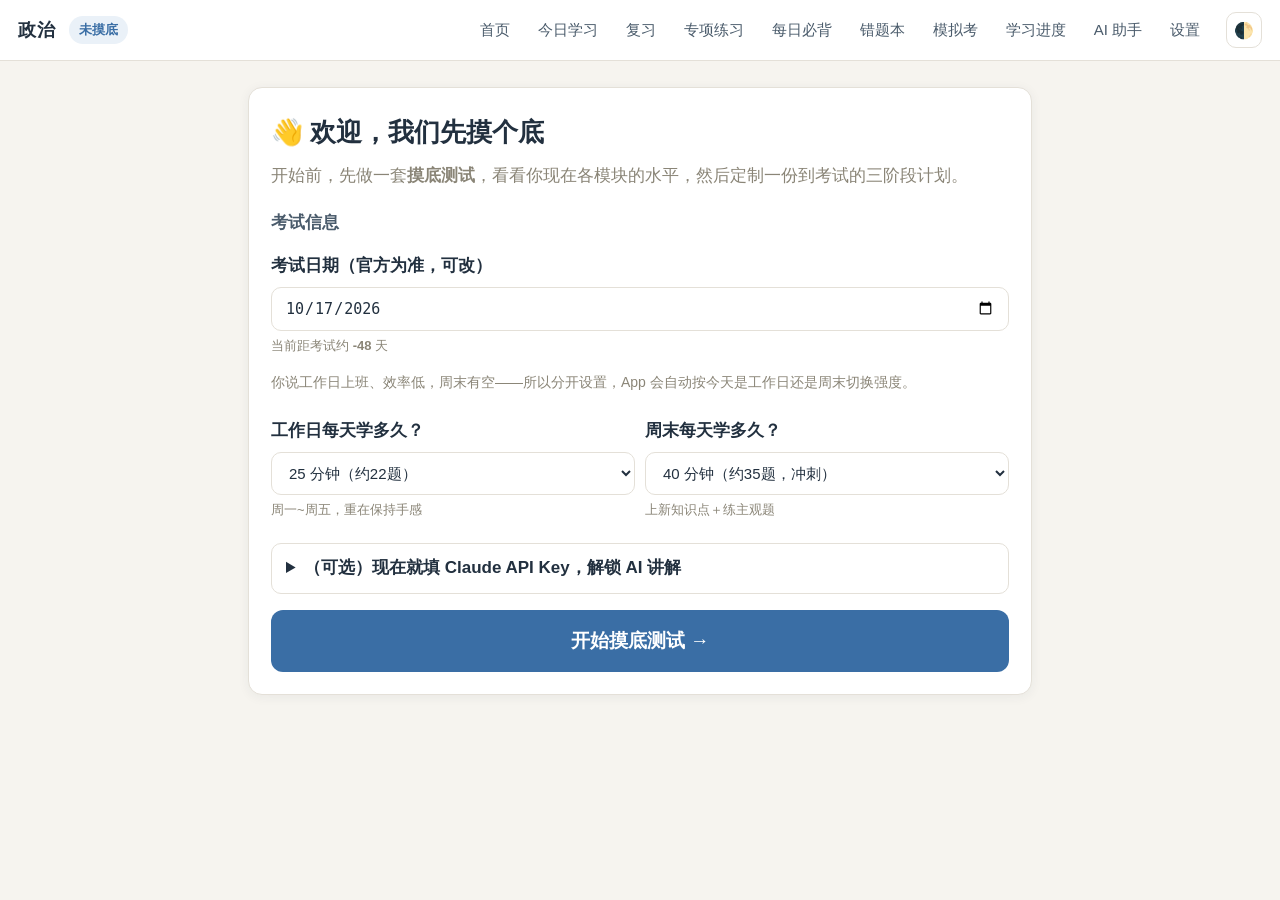
<file: chengkao-politics/index.html>
<!DOCTYPE html>
<html lang="zh-CN">
<head>
  <meta charset="UTF-8">
  <meta name="viewport" content="width=device-width, initial-scale=1.0">
  <title>政治</title>
  <link rel="stylesheet" href="css/style.css?v=20260913">
</head>
<body>
  <!-- 顶部条 -->
  <header class="topbar">
    <span class="brand">政治</span>
    <span class="phase-badge" id="phase-badge">未摸底</span>
    <span class="spacer"></span>
    <nav id="nav">
      <button data-view="dashboard">首页</button>
      <button data-view="train">今日学习</button>
      <button data-view="review">复习</button>
      <button data-view="practice">专项练习</button>
      <button data-view="memory">每日必背</button>
      <button data-view="wrong">错题本</button>
      <button data-view="mock">模拟考</button>
      <button data-view="progress">学习进度</button>
      <button data-view="recite">AI 助手</button>
      <button data-view="settings">设置</button>
    </nav>
    <button class="icon-btn" id="theme-btn" title="切换深色/浅色">🌓</button>
  </header>

  <!-- 主内容挂载点 -->
  <main id="app"></main>

  <!-- 脚本按依赖顺序加载（普通 script，兼容 file:// 双击打开） -->
  <script src="js/questions.js?v=20260913"></script>
  <script src="js/questions-more.js?v=20260913"></script>
  <script src="js/questions-yati.js?v=20260913"></script>
  <script src="js/questions-basic.js?v=20260913"></script>
  <script src="js/questions-w1.js?v=20260913"></script>
  <script src="js/questions-w2.js?v=20260913"></script>
  <script src="js/questions-w3.js?v=20260913"></script>
  <script src="js/questions-w4.js?v=20260913"></script>
  <script src="js/questions-w5.js?v=20260913"></script>
  <script src="js/questions-zhenti.js?v=20260913"></script>
  <script src="js/questions-zhenti-2021.js?v=20260913"></script>
  <script src="js/questions-zhenti-2020.js?v=20260913"></script>
  <script src="js/questions-zhenti-2023.js?v=20260913"></script>
  <script src="js/questions-zhenti-2019.js?v=20260913"></script>
  <script src="js/questions-zhenti-2018.js?v=20260913"></script>
  <script src="js/questions-zhenti-2024.js?v=20260913"></script>
  <script src="js/questions-zhenti-2025.js?v=20260913"></script>
  <script src="js/questions-subj-zhenti-A.js?v=20260913"></script>
  <script src="js/questions-subj-zhenti-B.js?v=20260913"></script>
  <script src="js/shizheng-2026.js?v=20260913"></script>
  <script src="js/questions-mock-A.js?v=20260913"></script>
  <script src="js/questions-mock-B.js?v=20260913"></script>
  <script src="js/questions-mock-C.js?v=20260913"></script>
  <script src="js/dedupe.js?v=20260913"></script>
  <script src="js/shuffle-options.js?v=20260913"></script>
  <script src="js/curriculum.js?v=20260913"></script>
  <script src="js/storage.js?v=20260913"></script>
  <script src="js/api.js?v=20260913"></script>
  <script src="js/srs.js?v=20260913"></script>
  <script src="js/study.js?v=20260913"></script>
  <script src="js/skills.js?v=20260913"></script>
  <script src="js/ai.js?v=20260913"></script>
  <script src="js/placement.js?v=20260913"></script>
  <script src="js/app.js?v=20260913"></script>
</body>
</html>
</file>
<file: chengkao-politics/css/style.css>
/* ============================================================
 * style.css —— 安静自习室风格：墨蓝 + 暖灰，低饱和护眼，大字体
 * 支持浅色/深色（跟随系统，也可手动切换 data-theme）
 * ============================================================ */

:root {
  --ink: #22303f;          /* 墨蓝主色（文字） */
  --ink-soft: #4a5b6b;
  --accent: #3a6ea5;       /* 点缀蓝 */
  --accent-soft: #eaf1f8;
  --ok: #4c8c6b;           /* 正确绿 */
  --ok-soft: #e6f2ec;
  --bad: #b5544a;          /* 错误红 */
  --bad-soft: #f7e9e7;
  --bg: #f6f4ef;           /* 暖灰背景 */
  --card: #ffffff;
  --line: #e4e0d8;
  --muted: #8a8577;
  --shadow: 0 2px 12px rgba(34,48,63,.06);
  --radius: 14px;
  --maxw: 820px;
}

:root[data-theme="dark"] {
  --ink: #e7ecf1;
  --ink-soft: #b3bcc6;
  --accent: #6ea3d8;
  --accent-soft: #22303f;
  --ok: #7bc09a;
  --ok-soft: #1e3329;
  --bad: #e08a80;
  --bad-soft: #3a2320;
  --bg: #161b21;
  --card: #1f262e;
  --line: #303a45;
  --muted: #8b96a2;
  --shadow: 0 2px 14px rgba(0,0,0,.25);
}

@media (prefers-color-scheme: dark) {
  :root:not([data-theme="light"]) {
    --ink: #e7ecf1; --ink-soft: #b3bcc6; --accent: #6ea3d8; --accent-soft: #22303f;
    --ok: #7bc09a; --ok-soft: #1e3329; --bad: #e08a80; --bad-soft: #3a2320;
    --bg: #161b21; --card: #1f262e; --line: #303a45; --muted: #8b96a2;
    --shadow: 0 2px 14px rgba(0,0,0,.25);
  }
}

* { box-sizing: border-box; }
html, body { margin: 0; padding: 0; }
body {
  font-family: -apple-system, BlinkMacSystemFont, "PingFang SC", "Microsoft YaHei", "Segoe UI", sans-serif;
  background: var(--bg);
  color: var(--ink);
  font-size: 17px;
  line-height: 1.7;
  -webkit-font-smoothing: antialiased;
}

/* ——— 顶部条 ——— */
.topbar {
  position: sticky; top: 0; z-index: 20;
  background: var(--card);
  border-bottom: 1px solid var(--line);
  display: flex; align-items: center; gap: 14px;
  padding: 12px 18px;
}
.topbar .brand { font-weight: 700; color: var(--ink); font-size: 18px; letter-spacing: .5px; }
.topbar .phase-badge {
  font-size: 13px; color: var(--accent); background: var(--accent-soft);
  padding: 3px 10px; border-radius: 20px; font-weight: 600;
}
.topbar .spacer { flex: 1; }
.topbar nav { display: flex; gap: 4px; flex-wrap: wrap; }
.topbar nav button {
  background: transparent; border: none; color: var(--ink-soft);
  padding: 7px 12px; border-radius: 10px; cursor: pointer; font-size: 15px;
}
.topbar nav button:hover { background: var(--accent-soft); color: var(--accent); }
.topbar nav button.active { background: var(--accent); color: #fff; }
.icon-btn {
  background: transparent; border: 1px solid var(--line); color: var(--ink-soft);
  width: 36px; height: 36px; border-radius: 10px; cursor: pointer; font-size: 16px;
}

/* ——— 主容器 ——— */
main { max-width: var(--maxw); margin: 0 auto; padding: 26px 18px 80px; }

.card {
  background: var(--card); border: 1px solid var(--line);
  border-radius: var(--radius); box-shadow: var(--shadow);
  padding: 22px; margin-bottom: 18px;
}
h1 { font-size: 26px; margin: 0 0 6px; }
h2 { font-size: 21px; margin: 0 0 14px; }
h3 { font-size: 17px; margin: 18px 0 8px; color: var(--ink-soft); }
p { margin: 8px 0; }
.muted { color: var(--muted); }
.small { font-size: 14px; }

/* ——— 按钮 ——— */
.btn {
  display: inline-flex; align-items: center; justify-content: center; gap: 8px;
  background: var(--accent); color: #fff; border: none;
  padding: 12px 20px; border-radius: 12px; font-size: 16px; font-weight: 600;
  cursor: pointer; transition: transform .08s ease, opacity .2s;
}
.btn:hover { opacity: .92; }
.btn:active { transform: scale(.98); }
.btn.big { width: 100%; padding: 18px; font-size: 19px; }
.btn.ghost { background: transparent; color: var(--accent); border: 1px solid var(--accent); }
.btn.subtle { background: var(--accent-soft); color: var(--accent); }
.btn:disabled { opacity: .5; cursor: not-allowed; }

/* ——— 仪表盘 ——— */
.dash-grid { display: grid; grid-template-columns: repeat(auto-fit, minmax(150px, 1fr)); gap: 14px; }
.stat {
  background: var(--card); border: 1px solid var(--line); border-radius: var(--radius);
  padding: 18px; text-align: center;
}
.stat .num { font-size: 34px; font-weight: 700; color: var(--accent); line-height: 1.1; }
.stat .label { font-size: 14px; color: var(--muted); margin-top: 4px; }
.ring-wrap { display: flex; align-items: center; justify-content: center; gap: 20px; flex-wrap: wrap; }

/* 进度环 */
.ring { --p: 0; width: 120px; height: 120px; border-radius: 50%;
  background: conic-gradient(var(--accent) calc(var(--p) * 1%), var(--line) 0);
  display: flex; align-items: center; justify-content: center; }
.ring .inner {
  width: 92px; height: 92px; border-radius: 50%; background: var(--card);
  display: flex; flex-direction: column; align-items: center; justify-content: center;
}
.ring .inner .big { font-size: 26px; font-weight: 700; color: var(--ink); }
.ring .inner .cap { font-size: 12px; color: var(--muted); }

/* ——— 答题页 ——— */
.progress-line { height: 8px; background: var(--line); border-radius: 6px; overflow: hidden; margin-bottom: 6px; }
.progress-line .fill { height: 100%; background: var(--accent); transition: width .3s; }
.q-meta { display: flex; justify-content: space-between; color: var(--muted); font-size: 14px; margin-bottom: 16px; }
.tag { display: inline-block; font-size: 12px; padding: 2px 9px; border-radius: 20px; background: var(--accent-soft); color: var(--accent); margin-right: 6px; }
.tag.diff1 { background: var(--ok-soft); color: var(--ok); }
.tag.diff2 { background: var(--accent-soft); color: var(--accent); }
.tag.diff3 { background: var(--bad-soft); color: var(--bad); }
/* 学习方式标签：靠背 / 懂原理 */
.tag.learn-bei { background: #f2e8cf; color: #8a6a1e; }
.tag.learn-dong { background: #dfeee6; color: #3d7d59; }
:root[data-theme="dark"] .tag.learn-bei { background: #3a331f; color: #dcc78c; }
:root[data-theme="dark"] .tag.learn-dong { background: #21332a; color: #8fc9a8; }
@media (prefers-color-scheme: dark) {
  :root:not([data-theme="light"]) .tag.learn-bei { background: #3a331f; color: #dcc78c; }
  :root:not([data-theme="light"]) .tag.learn-dong { background: #21332a; color: #8fc9a8; }
}

.stem { font-size: 20px; font-weight: 600; margin: 6px 0 20px; line-height: 1.6; }
.options { display: flex; flex-direction: column; gap: 12px; }
.option {
  display: flex; align-items: flex-start; gap: 12px; text-align: left;
  background: var(--card); border: 2px solid var(--line); color: var(--ink);
  padding: 15px 16px; border-radius: 12px; cursor: pointer; font-size: 17px; line-height: 1.5;
  transition: border-color .15s, background .15s;
}
.option:hover { border-color: var(--accent); }
.option .key {
  flex: none; width: 28px; height: 28px; border-radius: 8px; background: var(--accent-soft);
  color: var(--accent); display: flex; align-items: center; justify-content: center; font-weight: 700; font-size: 15px;
}
.option.selected { border-color: var(--accent); background: var(--accent-soft); }
.option.correct { border-color: var(--ok); background: var(--ok-soft); }
.option.correct .key { background: var(--ok); color: #fff; }
.option.wrong { border-color: var(--bad); background: var(--bad-soft); }
.option.wrong .key { background: var(--bad); color: #fff; }
.option.disabled { cursor: default; }

/* 解析区 */
.explain {
  margin-top: 18px; padding: 16px 18px; border-radius: 12px;
  background: var(--accent-soft); border: 1px solid var(--line);
}
.explain .verdict { font-weight: 700; font-size: 17px; margin-bottom: 8px; }
.explain .verdict.ok { color: var(--ok); }
.explain .verdict.bad { color: var(--bad); }
.opt-note { margin: 5px 0; padding-left: 6px; }
.opt-note.n-ok { color: var(--ok); }
.opt-note.n-bad { color: var(--bad); }

/* AI 对话区 */
.ai-box { margin-top: 16px; }
.bubble { padding: 12px 15px; border-radius: 12px; margin: 8px 0; white-space: pre-wrap; line-height: 1.65; }
.bubble.ai { background: var(--card); border: 1px solid var(--line); }
.bubble.me { background: var(--accent); color: #fff; margin-left: 40px; }
.ai-thinking { color: var(--muted); font-style: italic; }
.ask-row { display: flex; gap: 8px; margin-top: 10px; }
.ask-row input, .ask-row textarea, textarea.answer-box {
  flex: 1; padding: 11px 13px; border: 1px solid var(--line); border-radius: 10px;
  background: var(--card); color: var(--ink); font-size: 15px; font-family: inherit; resize: vertical;
}
textarea.answer-box { width: 100%; min-height: 140px; line-height: 1.6; }

/* 底部操作条 */
.action-row { display: flex; gap: 10px; margin-top: 20px; flex-wrap: wrap; }
.action-row .btn { flex: 1; min-width: 120px; }

/* 设置项 */
.field { margin: 14px 0; }
.field label { display: block; font-weight: 600; margin-bottom: 6px; }
.field input, .field select {
  width: 100%; padding: 11px 13px; border: 1px solid var(--line); border-radius: 10px;
  background: var(--card); color: var(--ink); font-size: 15px;
}
.field .hint { font-size: 13px; color: var(--muted); margin-top: 4px; }

.row { display: flex; gap: 10px; flex-wrap: wrap; }
.row > * { flex: 1; }

/* 列表 */
.list-item {
  padding: 14px 16px; border: 1px solid var(--line); border-radius: 12px; margin-bottom: 10px;
  background: var(--card); cursor: pointer;
}
.list-item:hover { border-color: var(--accent); }
.list-item .li-top { display: flex; justify-content: space-between; align-items: center; }

.chip-row { display: flex; gap: 8px; flex-wrap: wrap; margin: 10px 0; }
.chip {
  padding: 8px 14px; border-radius: 20px; border: 1px solid var(--line);
  background: var(--card); color: var(--ink-soft); cursor: pointer; font-size: 14px;
}
.chip.active { background: var(--accent); color: #fff; border-color: var(--accent); }

.center { text-align: center; }
.mt { margin-top: 16px; }
.mb { margin-bottom: 16px; }
.hidden { display: none !important; }

/* 冲刺待办清单：完成的划掉 */
.task-done { opacity: .55; border-color: var(--ok) !important; background: var(--ok-soft); }
.task-done .task-title { text-decoration: line-through; text-decoration-thickness: 2px; }
.task-check { font-size: 18px; margin-right: 4px; }

/* 完成/成就 */
.celebrate { text-align: center; padding: 20px; }
.celebrate .ring { margin: 0 auto 16px; }
.bar-mini { height: 6px; border-radius: 4px; background: var(--line); overflow: hidden; margin-top: 6px; }
.bar-mini .f { height: 100%; background: var(--accent); }

/* 折叠 */
details { border: 1px solid var(--line); border-radius: 10px; padding: 10px 14px; margin: 8px 0; background: var(--card); }
details summary { cursor: pointer; font-weight: 600; }

@media (max-width: 560px) {
  body { font-size: 16px; }
  .topbar nav button { padding: 6px 9px; font-size: 14px; }
  main { padding: 18px 12px 70px; }
  .stem { font-size: 18px; }
}
</file>
